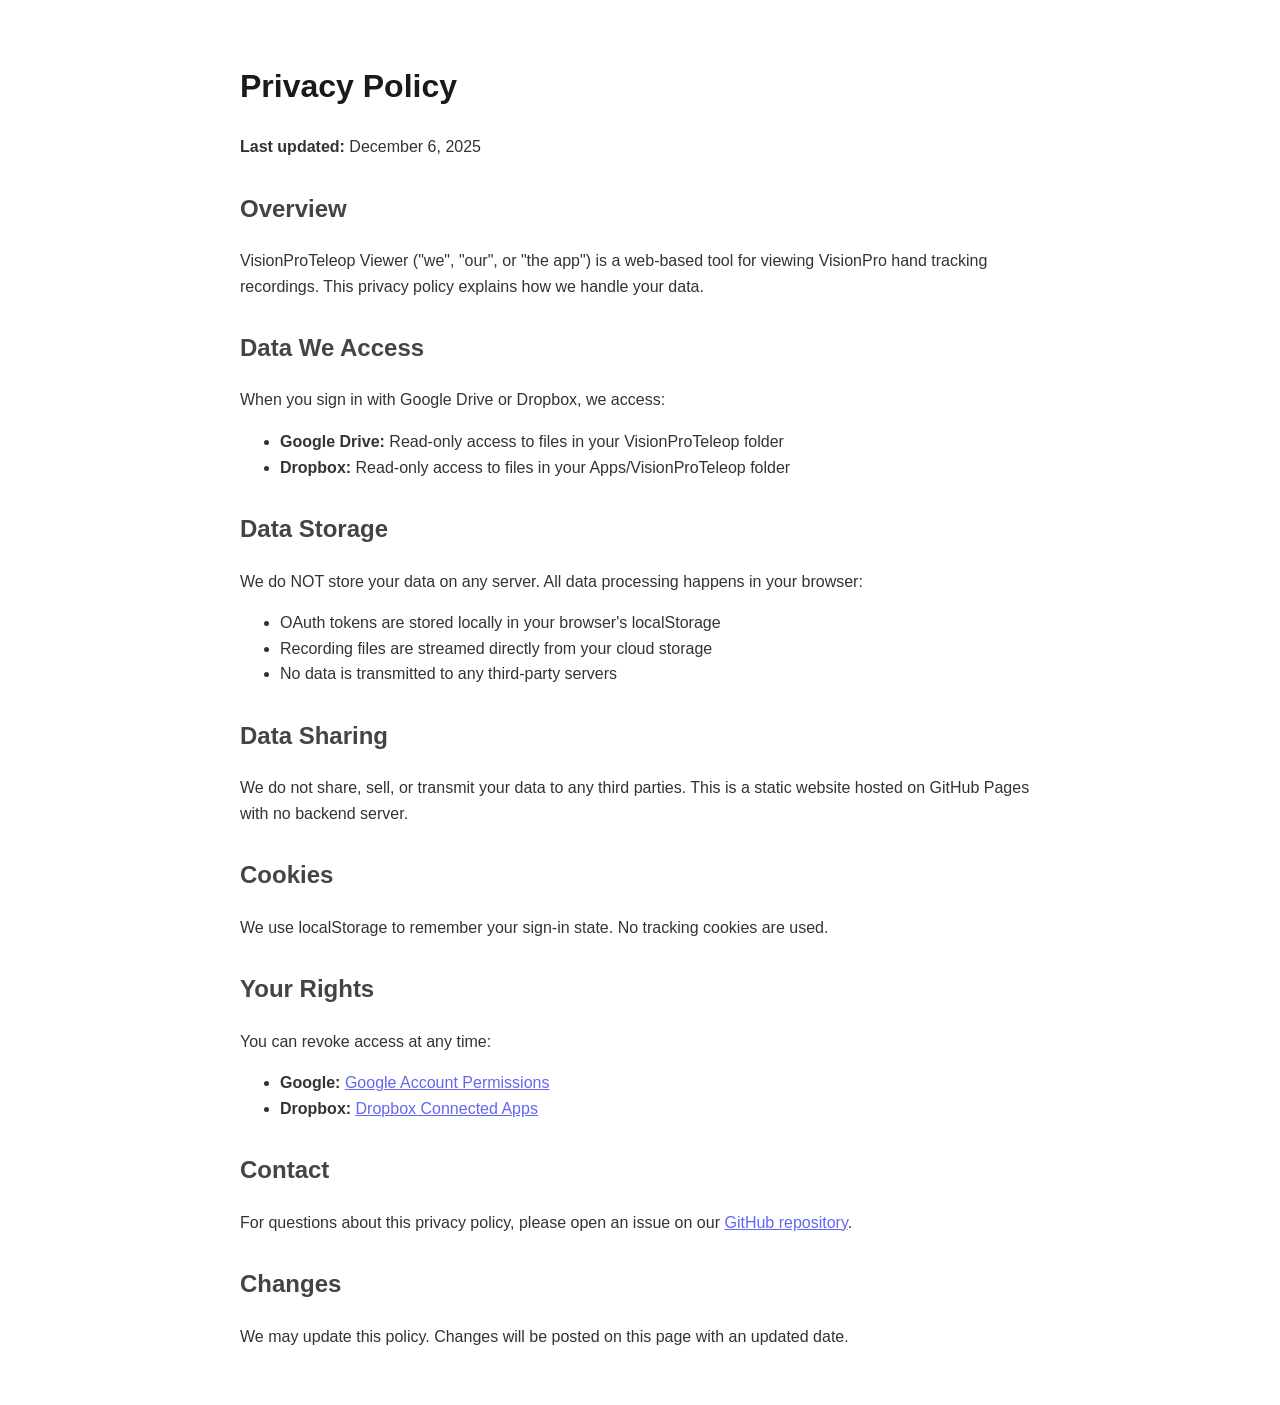
<file: privacy.html>
<!DOCTYPE html>
<html lang="en">

<head>
    <meta charset="UTF-8">
    <meta name="viewport" content="width=device-width, initial-scale=1.0">
    <title>Privacy Policy - VisionProTeleop</title>
    <style>
        body {
            font-family: -apple-system, BlinkMacSystemFont, 'Segoe UI', Roboto, sans-serif;
            max-width: 800px;
            margin: 0 auto;
            padding: 40px 20px;
            line-height: 1.6;
            color: #333;
        }

        h1 {
            color: #1a1a1a;
        }

        h2 {
            color: #444;
            margin-top: 30px;
        }

        a {
            color: #6366f1;
        }
    </style>
</head>

<body>
    <h1>Privacy Policy</h1>
    <p><strong>Last updated:</strong> December 6, 2025</p>

    <h2>Overview</h2>
    <p>VisionProTeleop Viewer ("we", "our", or "the app") is a web-based tool for viewing VisionPro hand tracking
        recordings. This privacy policy explains how we handle your data.</p>

    <h2>Data We Access</h2>
    <p>When you sign in with Google Drive or Dropbox, we access:</p>
    <ul>
        <li><strong>Google Drive:</strong> Read-only access to files in your VisionProTeleop folder</li>
        <li><strong>Dropbox:</strong> Read-only access to files in your Apps/VisionProTeleop folder</li>
    </ul>

    <h2>Data Storage</h2>
    <p>We do NOT store your data on any server. All data processing happens in your browser:</p>
    <ul>
        <li>OAuth tokens are stored locally in your browser's localStorage</li>
        <li>Recording files are streamed directly from your cloud storage</li>
        <li>No data is transmitted to any third-party servers</li>
    </ul>

    <h2>Data Sharing</h2>
    <p>We do not share, sell, or transmit your data to any third parties. This is a static website hosted on GitHub
        Pages with no backend server.</p>

    <h2>Cookies</h2>
    <p>We use localStorage to remember your sign-in state. No tracking cookies are used.</p>

    <h2>Your Rights</h2>
    <p>You can revoke access at any time:</p>
    <ul>
        <li><strong>Google:</strong> <a href="https://myaccount.google.com/permissions">Google Account Permissions</a>
        </li>
        <li><strong>Dropbox:</strong> <a href="https://www.dropbox.com/account/connected_apps">Dropbox Connected
                Apps</a></li>
    </ul>

    <h2>Contact</h2>
    <p>For questions about this privacy policy, please open an issue on our <a
            href="https://github.com/VisionProTeleop/VisionProTeleop.github.io">GitHub repository</a>.</p>

    <h2>Changes</h2>
    <p>We may update this policy. Changes will be posted on this page with an updated date.</p>
</body>

</html>
</file>
